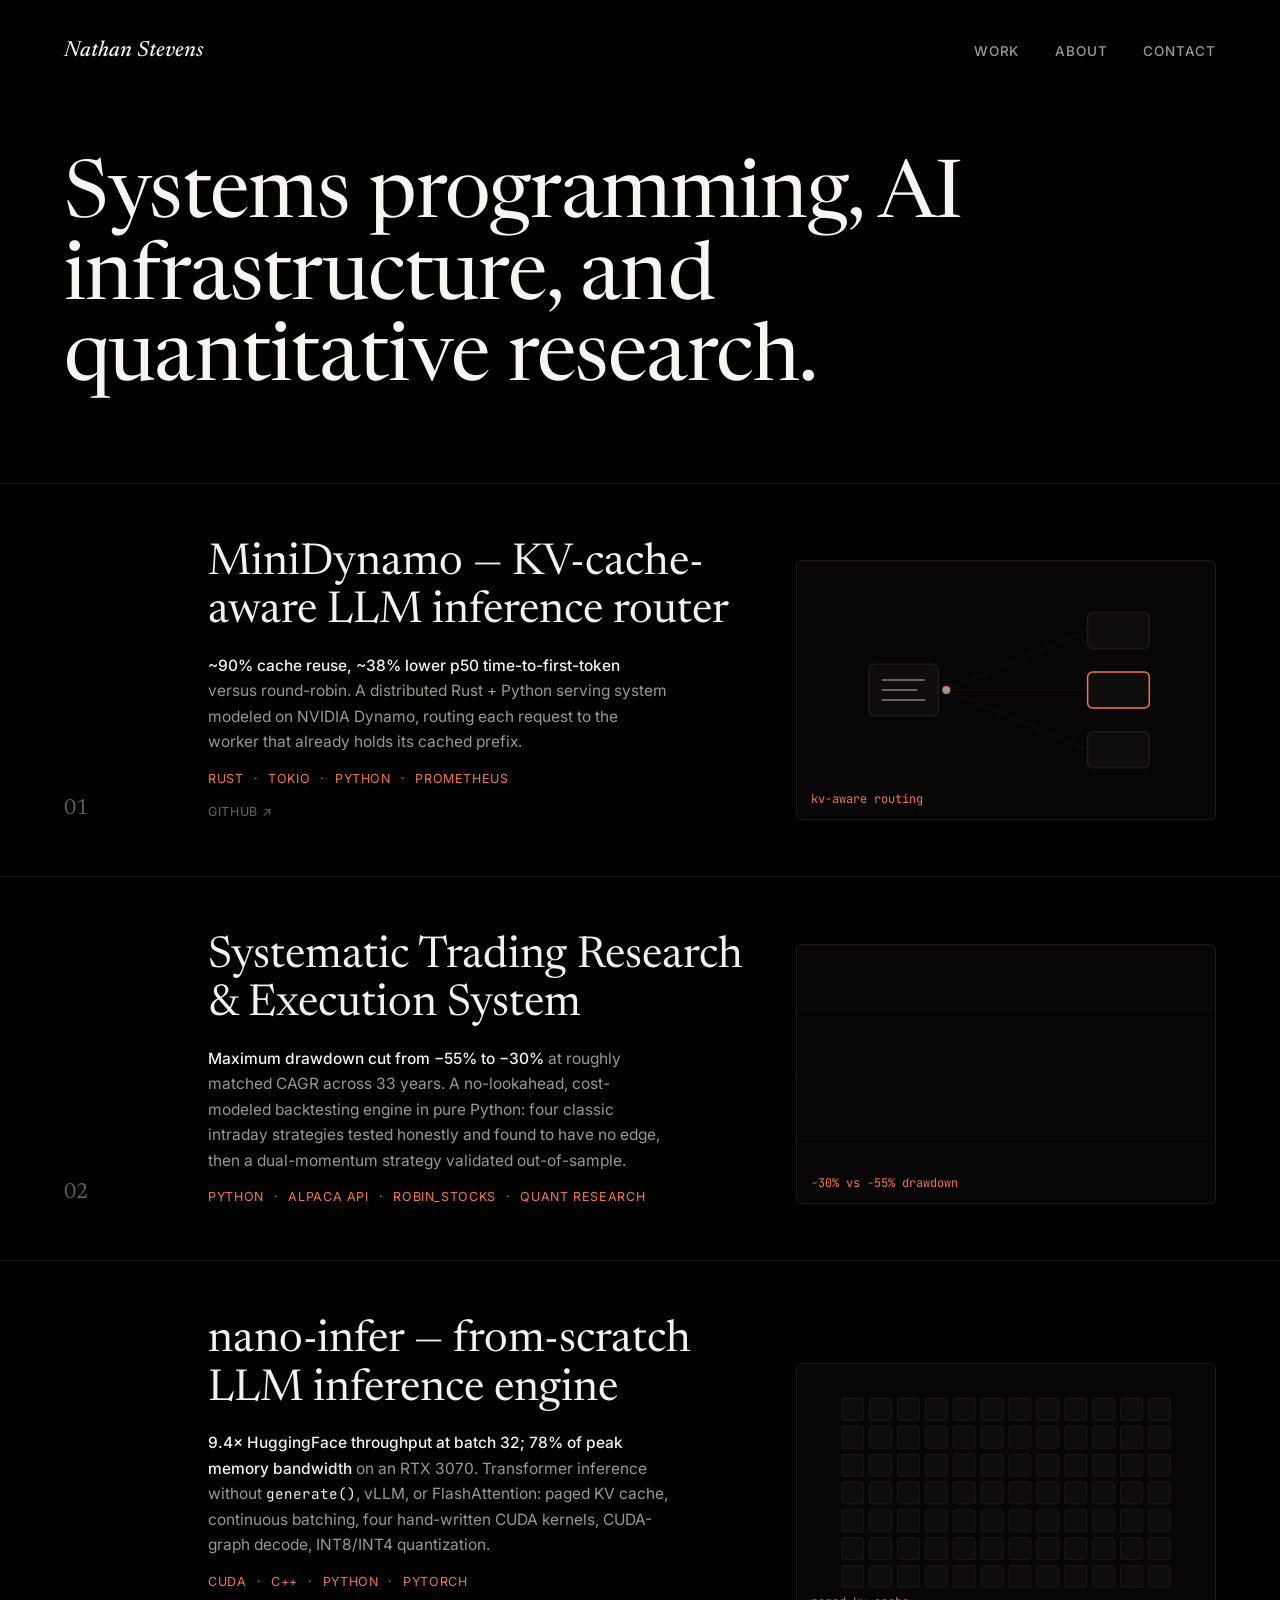
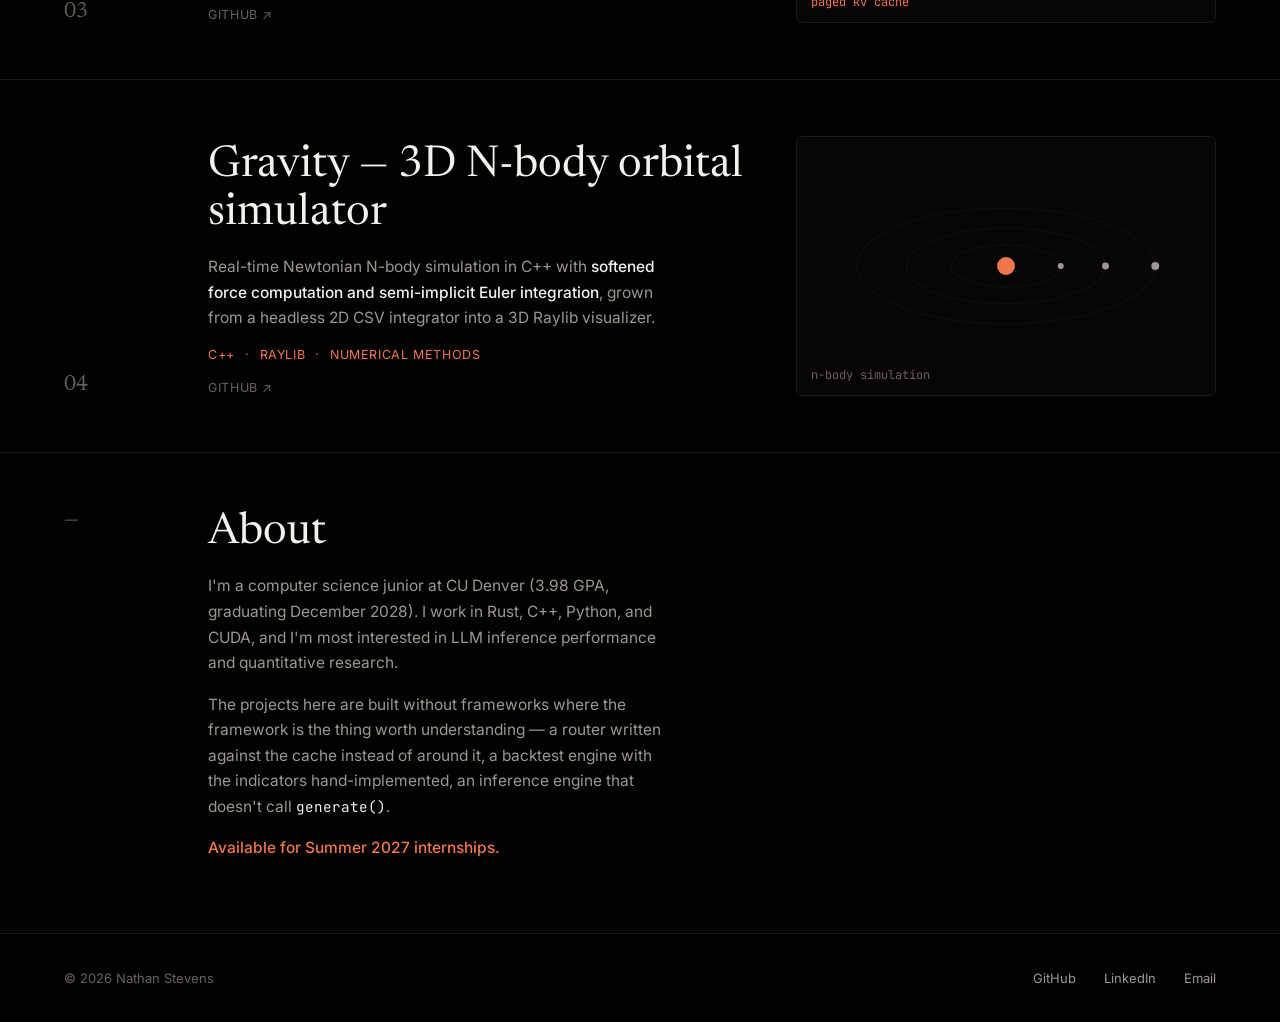
<file: index.html>
<!DOCTYPE html>
<html lang="en">
<head>
  <meta charset="UTF-8">
  <meta name="viewport" content="width=device-width, initial-scale=1.0">
  <title>Nathan Stevens — CS Portfolio</title>
  <meta name="description" content="Systems programming, AI infrastructure, and quantitative research. CS junior at CU Denver, available for Summer 2027 internships.">
  <link rel="preconnect" href="https://fonts.googleapis.com">
  <link rel="preconnect" href="https://fonts.gstatic.com" crossorigin>
  <link href="https://fonts.googleapis.com/css2?family=Inter:wght@400;500;600&family=JetBrains+Mono:wght@400;500&family=Newsreader:ital,opsz,wght@0,72,400;0,72,500;1,72,400;1,72,500&display=swap" rel="stylesheet">
  <link rel="stylesheet" href="styles.css">
</head>
<body>

  <nav class="nav reveal-load">
    <a class="wordmark" href="#top">Nathan Stevens</a>
    <div class="nav-links">
      <a href="#work">Work</a>
      <a href="#about">About</a>
      <a href="#contact">Contact</a>
    </div>
  </nav>

  <header class="hero" id="top">
    <h1 class="reveal-load delay-1">Systems programming, AI infrastructure, and quantitative&nbsp;research.</h1>
  </header>

  <main id="work" class="case-list">

    <!-- 01 · MiniDynamo -->
    <article class="case reveal">
      <span class="case-index">01</span>
      <div class="case-body">
        <h2><a class="case-title-link" href="projects/minidynamo.html">MiniDynamo — KV-cache-aware LLM inference router</a></h2>
        <p><strong>~90% cache reuse, ~38% lower p50 time-to-first-token</strong> versus round-robin. A distributed Rust + Python serving system modeled on NVIDIA Dynamo, routing each request to the worker that already holds its cached prefix.</p>
        <div class="case-tags">
          <span>Rust</span><span aria-hidden="true">·</span><span>Tokio</span><span aria-hidden="true">·</span><span>Python</span><span aria-hidden="true">·</span><span>Prometheus</span>
        </div>
        <a class="repo-link" href="https://github.com/NathanS7878/MiniDynamo" target="_blank" rel="noopener">GitHub ↗</a>
      </div>
      <div class="case-thumb thumb-dynamo" aria-hidden="true">
        <svg viewBox="0 0 420 260" preserveAspectRatio="xMidYMid slice">
          <line class="link" x1="150" y1="130" x2="292" y2="70"/>
          <line class="link" x1="150" y1="130" x2="292" y2="130"/>
          <line class="link" x1="150" y1="130" x2="292" y2="190"/>
          <rect class="router" x="72" y="104" width="70" height="52" rx="6"/>
          <line class="req" x1="86" y1="120" x2="128" y2="120"/>
          <line class="req" x1="86" y1="130" x2="120" y2="130"/>
          <line class="req" x1="86" y1="140" x2="128" y2="140"/>
          <rect class="worker" x="292" y="52" width="62" height="36" rx="5"/>
          <rect class="worker hot" x="292" y="112" width="62" height="36" rx="5"/>
          <rect class="worker" x="292" y="172" width="62" height="36" rx="5"/>
          <circle class="pkt pkt-b" cx="150" cy="130" r="4"/>
          <circle class="pkt pkt-a" cx="150" cy="130" r="3"/>
          <circle class="pkt pkt-c" cx="150" cy="130" r="3"/>
        </svg>
        <span class="thumb-label">kv-aware routing</span>
      </div>
    </article>

    <!-- 02 · Systematic Trading Research & Execution System -->
    <article class="case reveal">
      <span class="case-index">02</span>
      <div class="case-body">
        <h2><a class="case-title-link" href="projects/trading-research.html">Systematic Trading Research &amp; Execution System</a></h2>
        <p><strong>Maximum drawdown cut from −55% to −30%</strong> at roughly matched CAGR across 33 years. A no-lookahead, cost-modeled backtesting engine in pure Python: four classic intraday strategies tested honestly and found to have no edge, then a dual-momentum strategy validated out-of-sample.</p>
        <div class="case-tags">
          <span>Python</span><span aria-hidden="true">·</span><span>Alpaca API</span><span aria-hidden="true">·</span><span>robin_stocks</span><span aria-hidden="true">·</span><span>Quant research</span>
        </div>
      </div>
      <div class="case-thumb thumb-equity" aria-hidden="true">
        <svg viewBox="0 0 420 260" preserveAspectRatio="none">
          <path class="eq-grid" d="M0 65H420M0 130H420M0 195H420"/>
          <path class="eq-line eq-bh" d="M8 232 L52 206 L74 214 L96 188 L118 236 L140 214 L166 176 L188 190 L210 150 L232 224 L254 176 L276 132 L298 110 L320 148 L342 96 L364 74 L390 44"/>
          <path class="eq-line eq-dm" d="M8 232 L52 210 L74 206 L96 194 L118 198 L140 190 L166 168 L188 172 L210 148 L232 166 L254 146 L276 122 L298 104 L320 118 L342 92 L364 76 L390 54"/>
        </svg>
        <span class="thumb-label">−30% vs −55% drawdown</span>
      </div>
    </article>

    <!-- 03 · nano-infer -->
    <article class="case reveal">
      <span class="case-index">03</span>
      <div class="case-body">
        <h2>
          <a class="case-title-link" href="projects/nano-infer.html">nano-infer — from-scratch LLM inference engine</a>
        </h2>
        <p><strong>9.4× HuggingFace throughput at batch 32; 78% of peak memory bandwidth</strong> on an RTX 3070. Transformer inference without <code>generate()</code>, vLLM, or FlashAttention: paged KV cache, continuous batching, four hand-written CUDA kernels, CUDA-graph decode, INT8/INT4 quantization.</p>
        <div class="case-tags">
          <span>CUDA</span><span aria-hidden="true">·</span><span>C++</span><span aria-hidden="true">·</span><span>Python</span><span aria-hidden="true">·</span><span>PyTorch</span>
        </div>
        <a class="repo-link" href="https://github.com/NathanS7878/nano-infer" target="_blank" rel="noopener">GitHub ↗</a>
      </div>
      <div class="case-thumb thumb-kv" aria-hidden="true">
        <svg viewBox="0 0 420 260" preserveAspectRatio="xMidYMid slice">
          <g class="kv-pages"></g>
        </svg>
        <span class="thumb-label">paged kv cache</span>
      </div>
    </article>

    <!-- 04 · Gravity -->
    <article class="case reveal">
      <span class="case-index">04</span>
      <div class="case-body">
        <h2><a class="case-title-link" href="projects/gravity.html">Gravity — 3D N-body orbital simulator</a></h2>
        <p>Real-time Newtonian N-body simulation in C++ with <strong>softened force computation and semi-implicit Euler integration</strong>, grown from a headless 2D CSV integrator into a 3D Raylib visualizer.</p>
        <div class="case-tags">
          <span>C++</span><span aria-hidden="true">·</span><span>Raylib</span><span aria-hidden="true">·</span><span>Numerical methods</span>
        </div>
        <a class="repo-link" href="https://github.com/NathanS7878/Projects-2.0/tree/main/3D%20Gravity" target="_blank" rel="noopener">GitHub ↗</a>
      </div>
      <div class="case-thumb thumb-gravity" aria-hidden="true">
        <svg viewBox="0 0 420 260" preserveAspectRatio="xMidYMid slice">
          <ellipse class="orbit-ring" cx="210" cy="130" rx="150" ry="58"/>
          <ellipse class="orbit-ring" cx="210" cy="130" rx="100" ry="38"/>
          <ellipse class="orbit-ring" cx="210" cy="130" rx="55" ry="21"/>
          <circle class="sun" cx="210" cy="130" r="9"/>
          <g class="orbit orbit-a"><circle class="planet" cx="360" cy="130" r="4"/></g>
          <g class="orbit orbit-b"><circle class="planet" cx="310" cy="130" r="3.5"/></g>
          <g class="orbit orbit-c"><circle class="planet" cx="265" cy="130" r="3"/></g>
        </svg>
        <span class="thumb-label">n-body simulation</span>
      </div>
    </article>

  </main>

  <section class="about reveal" id="about">
    <span class="case-index" aria-hidden="true">—</span>
    <div class="case-body">
      <h2>About</h2>
      <p>I'm a computer science junior at CU Denver (3.98 GPA, graduating December 2028). I work in Rust, C++, Python, and CUDA, and I'm most interested in LLM inference performance and quantitative research.</p>
      <p>The projects here are built without frameworks where the framework is the thing worth understanding — a router written against the cache instead of around it, a backtest engine with the indicators hand-implemented, an inference engine that doesn't call <code>generate()</code>.</p>
      <p class="availability">Available for Summer 2027 internships.</p>
    </div>
    <div></div>
  </section>

  <footer class="footer" id="contact">
    <span class="copyright">© 2026 Nathan Stevens</span>
    <div class="footer-links">
      <a href="https://github.com/NathanS7878" target="_blank" rel="noopener">GitHub</a>
      <a href="https://www.linkedin.com/in/nathans78" target="_blank" rel="noopener">LinkedIn</a>
      <a href="mailto:98899dragons@gmail.com">Email</a>
    </div>
  </footer>

  <script src="main.js"></script>
</body>
</html>
</file>
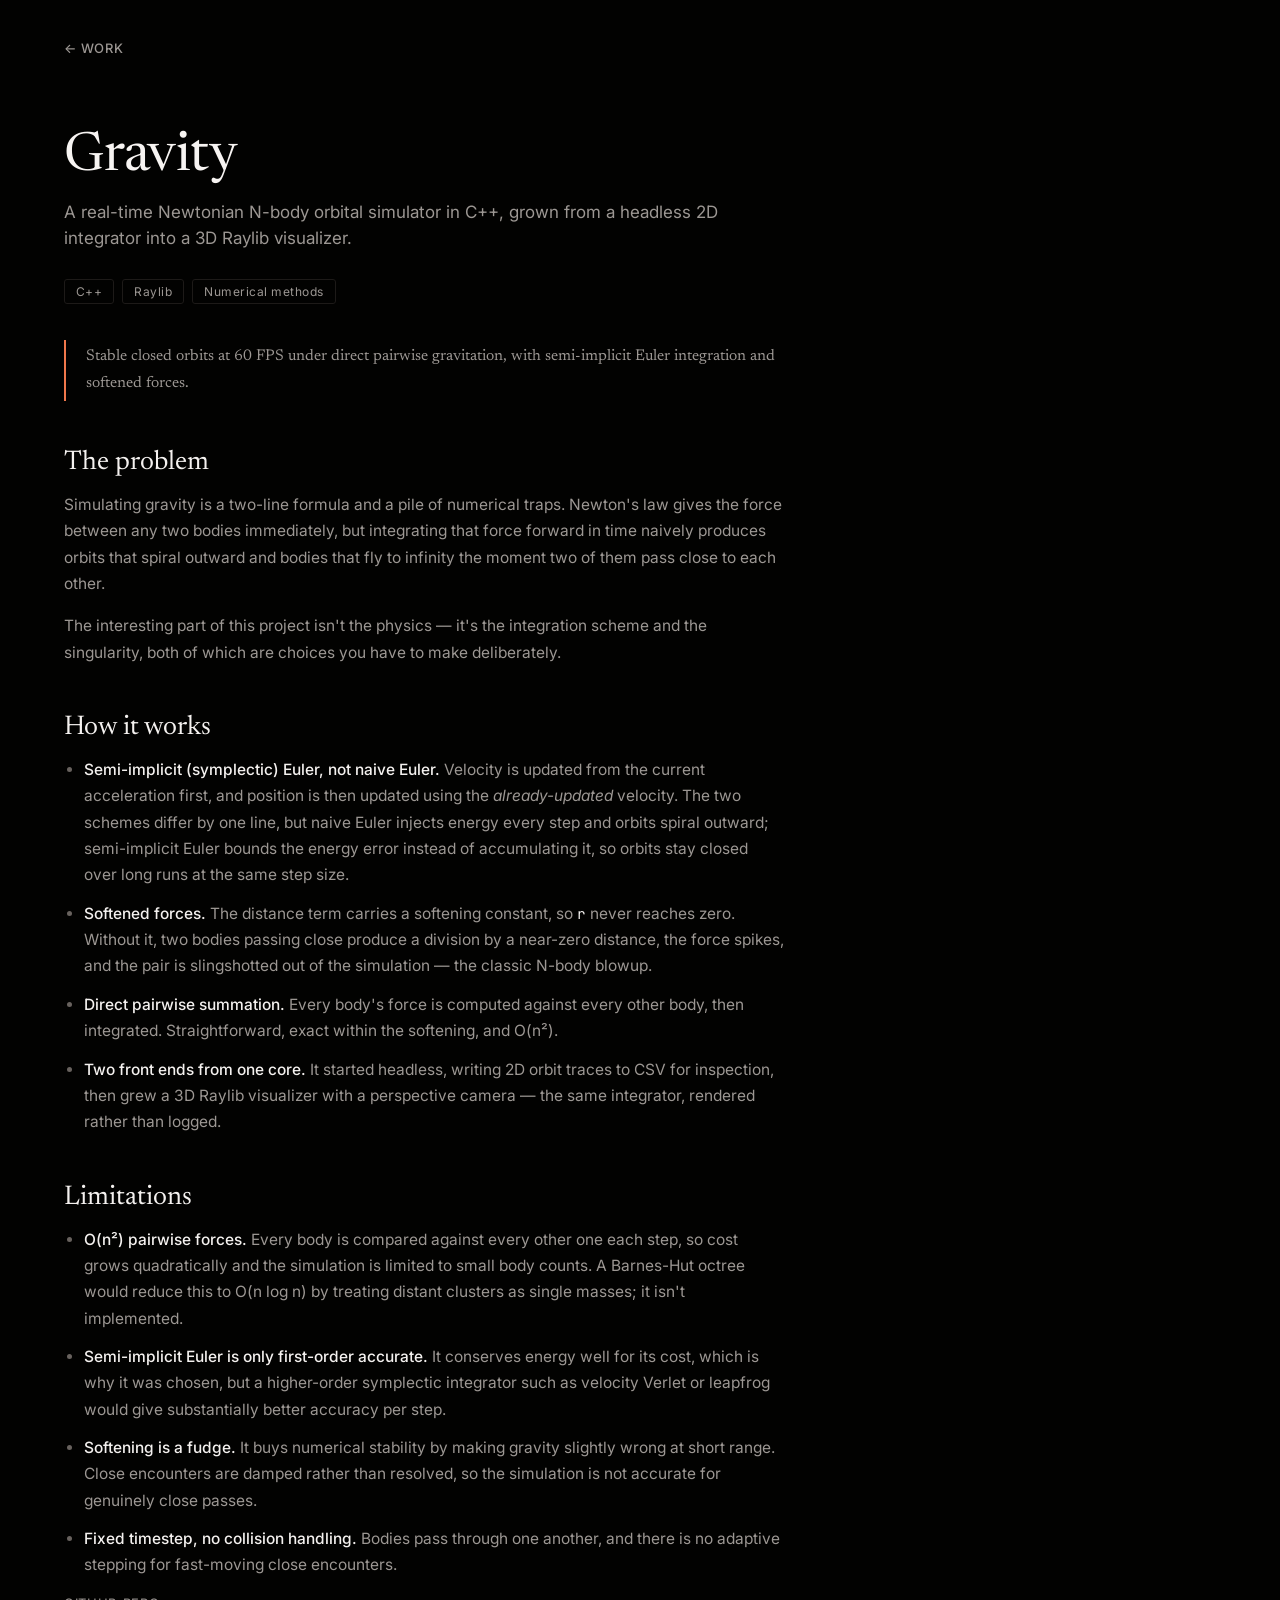
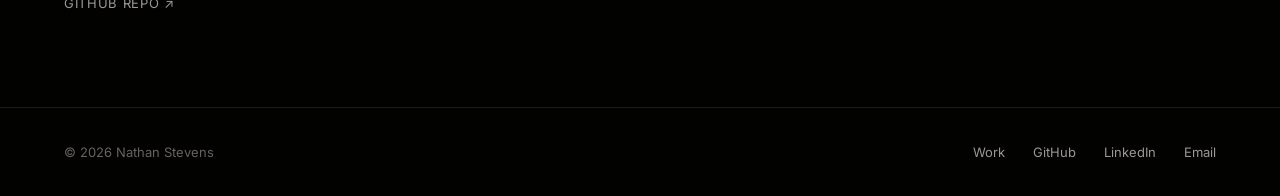
<file: projects/gravity.html>
<!DOCTYPE html>
<html lang="en">
<head>
  <meta charset="UTF-8">
  <meta name="viewport" content="width=device-width, initial-scale=1.0">
  <title>Gravity — Nathan Stevens</title>
  <meta name="description" content="A real-time 3D Newtonian N-body orbital simulator in C++ with semi-implicit Euler integration and softened forces.">
  <link rel="preconnect" href="https://fonts.googleapis.com">
  <link rel="preconnect" href="https://fonts.gstatic.com" crossorigin>
  <link href="https://fonts.googleapis.com/css2?family=Inter:wght@400;500;600&family=JetBrains+Mono:wght@400;500&family=Newsreader:ital,opsz,wght@0,72,400;0,72,500;1,72,400;1,72,500&display=swap" rel="stylesheet">
  <link rel="stylesheet" href="../styles.css">
</head>
<body>

  <article class="detail">
    <div class="detail-inner">

      <a class="back-link" href="../index.html#work">← Work</a>

      <header class="detail-header reveal-load">
        <h1>Gravity</h1>
        <p class="subtitle">A real-time Newtonian N-body orbital simulator in C++, grown from a headless 2D integrator into a 3D Raylib visualizer.</p>

        <div class="chips">
          <span>C++</span><span>Raylib</span><span>Numerical methods</span>
        </div>

        <p class="result-line">Stable closed orbits at 60 FPS under direct pairwise gravitation, with semi-implicit Euler integration and softened forces.</p>
      </header>

      <h2>The problem</h2>
      <p>Simulating gravity is a two-line formula and a pile of numerical traps. Newton's law gives the force between any two bodies immediately, but integrating that force forward in time naively produces orbits that spiral outward and bodies that fly to infinity the moment two of them pass close to each other.</p>
      <p>The interesting part of this project isn't the physics — it's the integration scheme and the singularity, both of which are choices you have to make deliberately.</p>

      <h2>How it works</h2>
      <ul>
        <li><strong>Semi-implicit (symplectic) Euler, not naive Euler.</strong> Velocity is updated from the current acceleration first, and position is then updated using the <em>already-updated</em> velocity. The two schemes differ by one line, but naive Euler injects energy every step and orbits spiral outward; semi-implicit Euler bounds the energy error instead of accumulating it, so orbits stay closed over long runs at the same step size.</li>
        <li><strong>Softened forces.</strong> The distance term carries a softening constant, so <code>r</code> never reaches zero. Without it, two bodies passing close produce a division by a near-zero distance, the force spikes, and the pair is slingshotted out of the simulation — the classic N-body blowup.</li>
        <li><strong>Direct pairwise summation.</strong> Every body's force is computed against every other body, then integrated. Straightforward, exact within the softening, and O(n²).</li>
        <li><strong>Two front ends from one core.</strong> It started headless, writing 2D orbit traces to CSV for inspection, then grew a 3D Raylib visualizer with a perspective camera — the same integrator, rendered rather than logged.</li>
      </ul>

      <h2>Limitations</h2>
      <ul>
        <li><strong>O(n²) pairwise forces.</strong> Every body is compared against every other one each step, so cost grows quadratically and the simulation is limited to small body counts. A Barnes-Hut octree would reduce this to O(n log n) by treating distant clusters as single masses; it isn't implemented.</li>
        <li><strong>Semi-implicit Euler is only first-order accurate.</strong> It conserves energy well for its cost, which is why it was chosen, but a higher-order symplectic integrator such as velocity Verlet or leapfrog would give substantially better accuracy per step.</li>
        <li><strong>Softening is a fudge.</strong> It buys numerical stability by making gravity slightly wrong at short range. Close encounters are damped rather than resolved, so the simulation is not accurate for genuinely close passes.</li>
        <li><strong>Fixed timestep, no collision handling.</strong> Bodies pass through one another, and there is no adaptive stepping for fast-moving close encounters.</li>
      </ul>

      <div class="detail-links">
        <a href="https://github.com/NathanS7878/Projects-2.0/tree/main/3D%20Gravity" target="_blank" rel="noopener">GitHub repo ↗</a>
      </div>

    </div>
  </article>

  <footer class="footer">
    <span class="copyright">© 2026 Nathan Stevens</span>
    <div class="footer-links">
      <a href="../index.html">Work</a>
      <a href="https://github.com/NathanS7878" target="_blank" rel="noopener">GitHub</a>
      <a href="https://www.linkedin.com/in/nathans78" target="_blank" rel="noopener">LinkedIn</a>
      <a href="mailto:98899dragons@gmail.com">Email</a>
    </div>
  </footer>

</body>
</html>
</file>
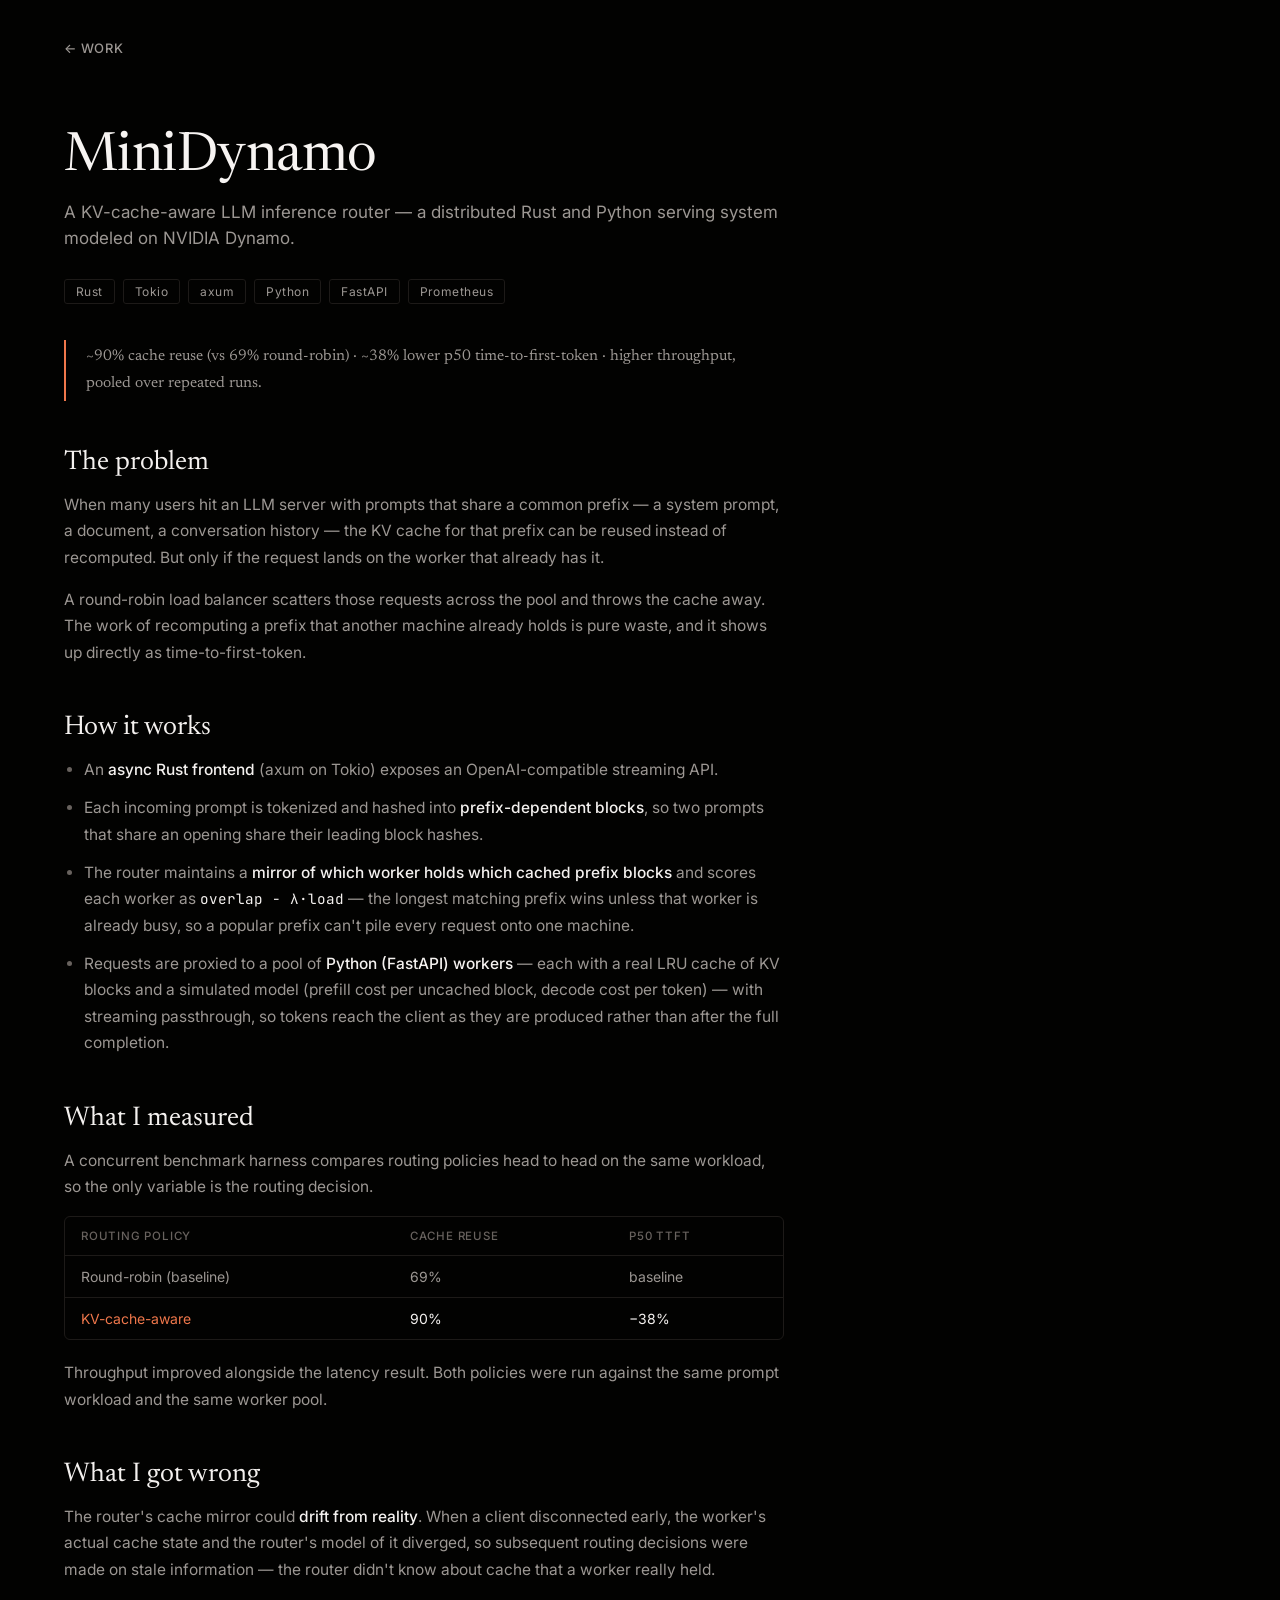
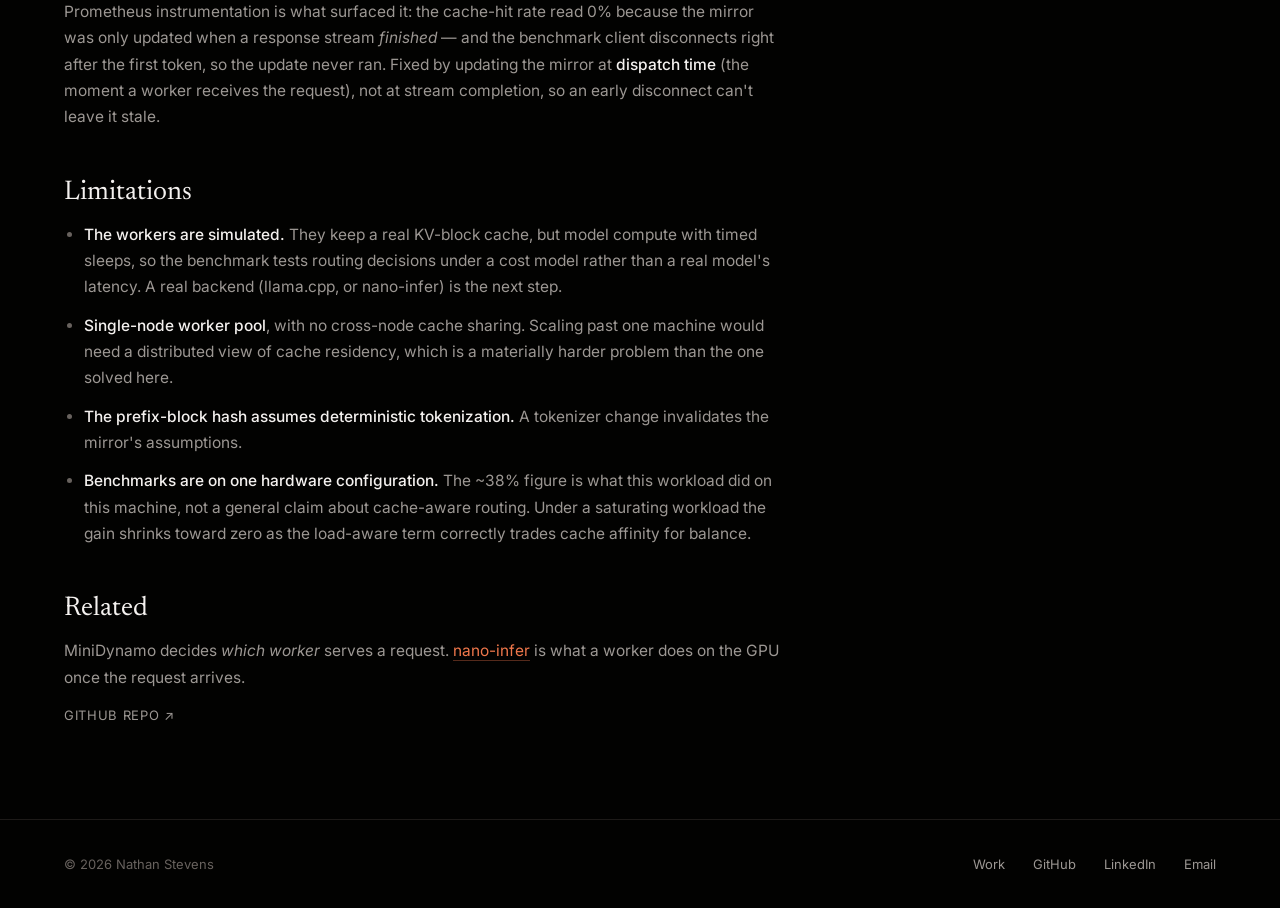
<file: projects/minidynamo.html>
<!DOCTYPE html>
<html lang="en">
<head>
  <meta charset="UTF-8">
  <meta name="viewport" content="width=device-width, initial-scale=1.0">
  <title>MiniDynamo — Nathan Stevens</title>
  <meta name="description" content="A KV-cache-aware LLM inference router in Rust and Python, modeled on NVIDIA Dynamo.">
  <link rel="preconnect" href="https://fonts.googleapis.com">
  <link rel="preconnect" href="https://fonts.gstatic.com" crossorigin>
  <link href="https://fonts.googleapis.com/css2?family=Inter:wght@400;500;600&family=JetBrains+Mono:wght@400;500&family=Newsreader:ital,opsz,wght@0,72,400;0,72,500;1,72,400;1,72,500&display=swap" rel="stylesheet">
  <link rel="stylesheet" href="../styles.css">
</head>
<body>

  <article class="detail">
    <div class="detail-inner">

      <a class="back-link" href="../index.html#work">← Work</a>

      <header class="detail-header reveal-load">
        <h1>MiniDynamo</h1>
        <p class="subtitle">A KV-cache-aware LLM inference router — a distributed Rust and Python serving system modeled on NVIDIA Dynamo.</p>

        <div class="chips">
          <span>Rust</span><span>Tokio</span><span>axum</span><span>Python</span><span>FastAPI</span><span>Prometheus</span>
        </div>

        <p class="result-line">~90% cache reuse (vs 69% round-robin) · ~38% lower p50 time-to-first-token · higher throughput, pooled over repeated runs.</p>
      </header>

      <h2>The problem</h2>
      <p>When many users hit an LLM server with prompts that share a common prefix — a system prompt, a document, a conversation history — the KV cache for that prefix can be reused instead of recomputed. But only if the request lands on the worker that already has it.</p>
      <p>A round-robin load balancer scatters those requests across the pool and throws the cache away. The work of recomputing a prefix that another machine already holds is pure waste, and it shows up directly as time-to-first-token.</p>

      <h2>How it works</h2>
      <ul>
        <li>An <strong>async Rust frontend</strong> (axum on Tokio) exposes an OpenAI-compatible streaming API.</li>
        <li>Each incoming prompt is tokenized and hashed into <strong>prefix-dependent blocks</strong>, so two prompts that share an opening share their leading block hashes.</li>
        <li>The router maintains a <strong>mirror of which worker holds which cached prefix blocks</strong> and scores each worker as <code>overlap − λ·load</code> — the longest matching prefix wins unless that worker is already busy, so a popular prefix can't pile every request onto one machine.</li>
        <li>Requests are proxied to a pool of <strong>Python (FastAPI) workers</strong> — each with a real LRU cache of KV blocks and a simulated model (prefill cost per uncached block, decode cost per token) — with streaming passthrough, so tokens reach the client as they are produced rather than after the full completion.</li>
      </ul>

      <h2>What I measured</h2>
      <p>A concurrent benchmark harness compares routing policies head to head on the same workload, so the only variable is the routing decision.</p>

      <div class="table-wrap">
        <table>
          <thead>
            <tr><th>Routing policy</th><th>Cache reuse</th><th>p50 TTFT</th></tr>
          </thead>
          <tbody>
            <tr><td>Round-robin (baseline)</td><td>69%</td><td>baseline</td></tr>
            <tr class="highlight"><td>KV-cache-aware</td><td>90%</td><td>−38%</td></tr>
          </tbody>
        </table>
      </div>
      <p class="caption">Throughput improved alongside the latency result. Both policies were run against the same prompt workload and the same worker pool.</p>

      <h2>What I got wrong</h2>
      <p>The router's cache mirror could <strong>drift from reality</strong>. When a client disconnected early, the worker's actual cache state and the router's model of it diverged, so subsequent routing decisions were made on stale information — the router didn't know about cache that a worker really held.</p>
      <p>Prometheus instrumentation is what surfaced it: the cache-hit rate read 0% because the mirror was only updated when a response stream <em>finished</em> — and the benchmark client disconnects right after the first token, so the update never ran. Fixed by updating the mirror at <strong>dispatch time</strong> (the moment a worker receives the request), not at stream completion, so an early disconnect can't leave it stale.</p>

      <h2>Limitations</h2>
      <ul>
        <li><strong>The workers are simulated.</strong> They keep a real KV-block cache, but model compute with timed sleeps, so the benchmark tests routing decisions under a cost model rather than a real model's latency. A real backend (llama.cpp, or nano-infer) is the next step.</li>
        <li><strong>Single-node worker pool</strong>, with no cross-node cache sharing. Scaling past one machine would need a distributed view of cache residency, which is a materially harder problem than the one solved here.</li>
        <li><strong>The prefix-block hash assumes deterministic tokenization.</strong> A tokenizer change invalidates the mirror's assumptions.</li>
        <li><strong>Benchmarks are on one hardware configuration.</strong> The ~38% figure is what this workload did on this machine, not a general claim about cache-aware routing. Under a saturating workload the gain shrinks toward zero as the load-aware term correctly trades cache affinity for balance.</li>
      </ul>

      <h2>Related</h2>
      <p>MiniDynamo decides <em>which worker</em> serves a request. <a class="inline-link" href="nano-infer.html">nano-infer</a> is what a worker does on the GPU once the request arrives.</p>

      <div class="detail-links">
        <a href="https://github.com/NathanS7878/MiniDynamo" target="_blank" rel="noopener">GitHub repo ↗</a>
      </div>

    </div>
  </article>

  <footer class="footer">
    <span class="copyright">© 2026 Nathan Stevens</span>
    <div class="footer-links">
      <a href="../index.html">Work</a>
      <a href="https://github.com/NathanS7878" target="_blank" rel="noopener">GitHub</a>
      <a href="https://www.linkedin.com/in/nathans78" target="_blank" rel="noopener">LinkedIn</a>
      <a href="mailto:98899dragons@gmail.com">Email</a>
    </div>
  </footer>

</body>
</html>
</file>
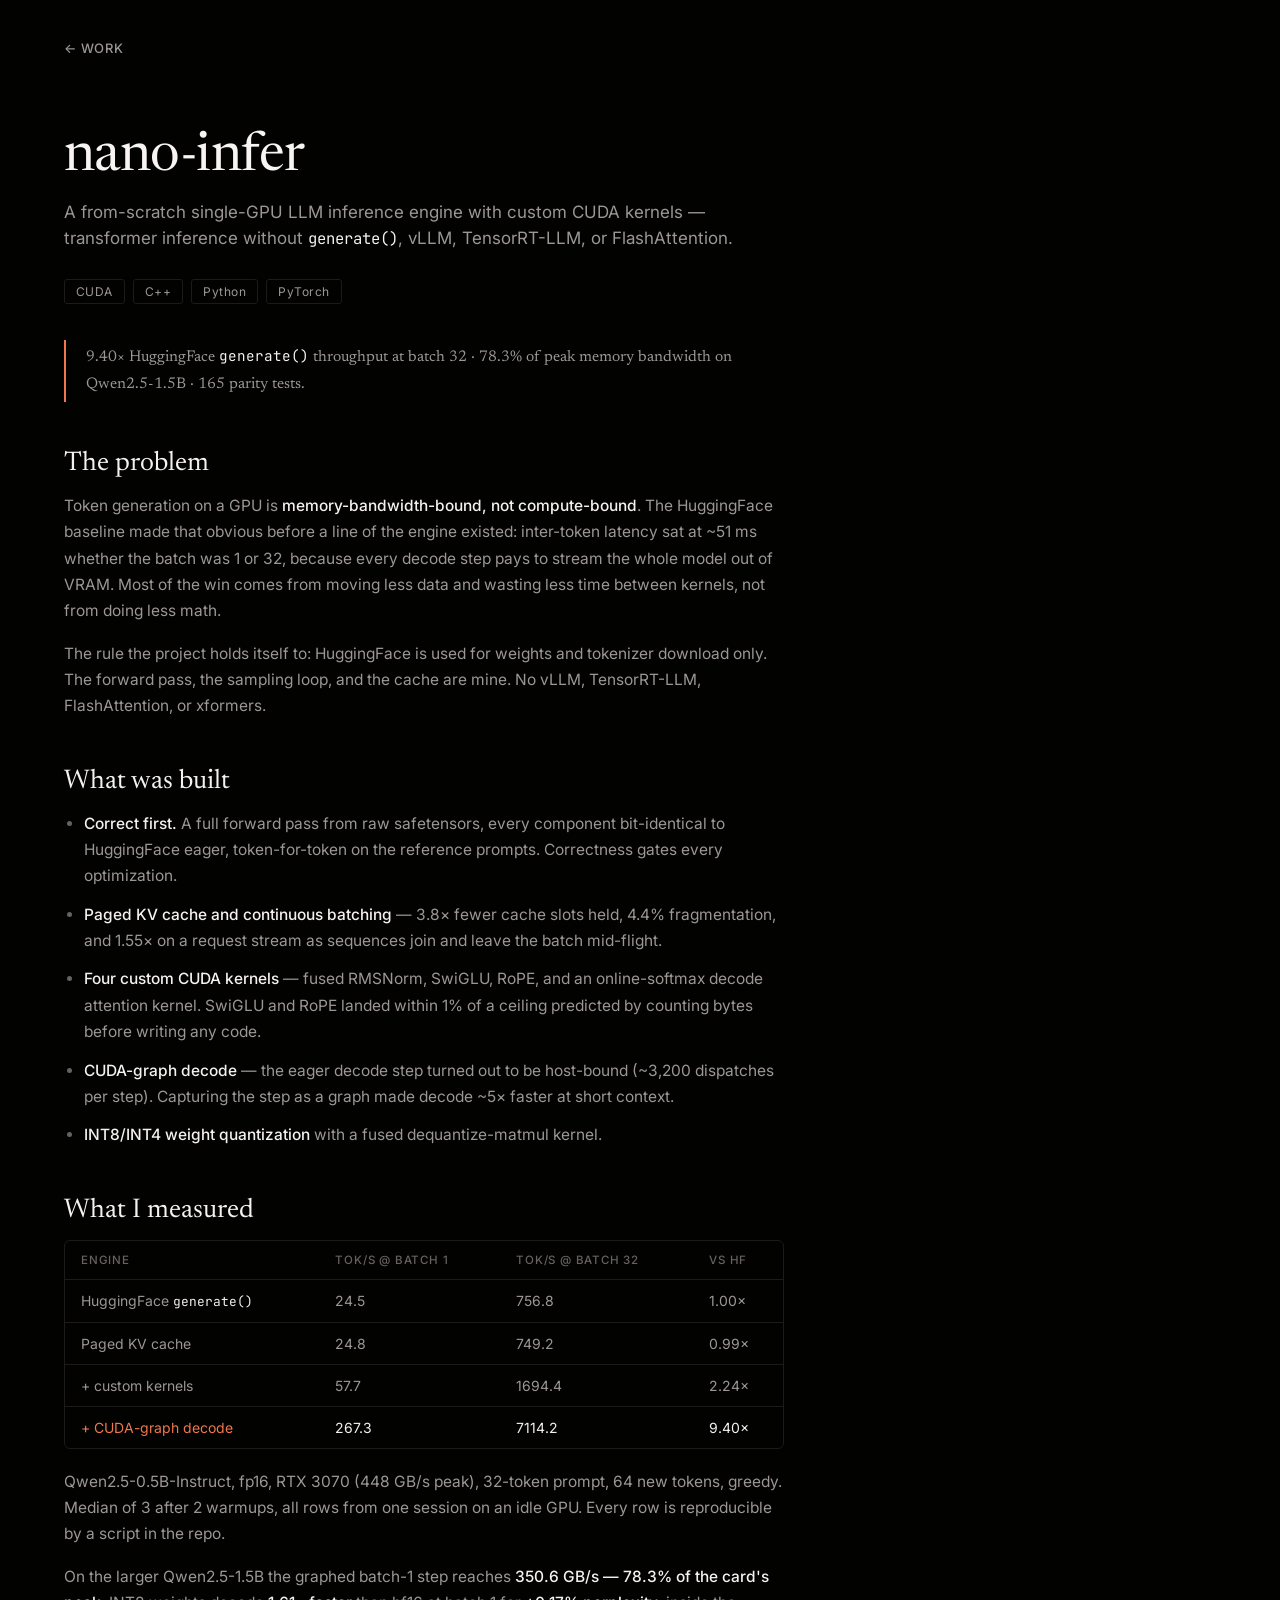
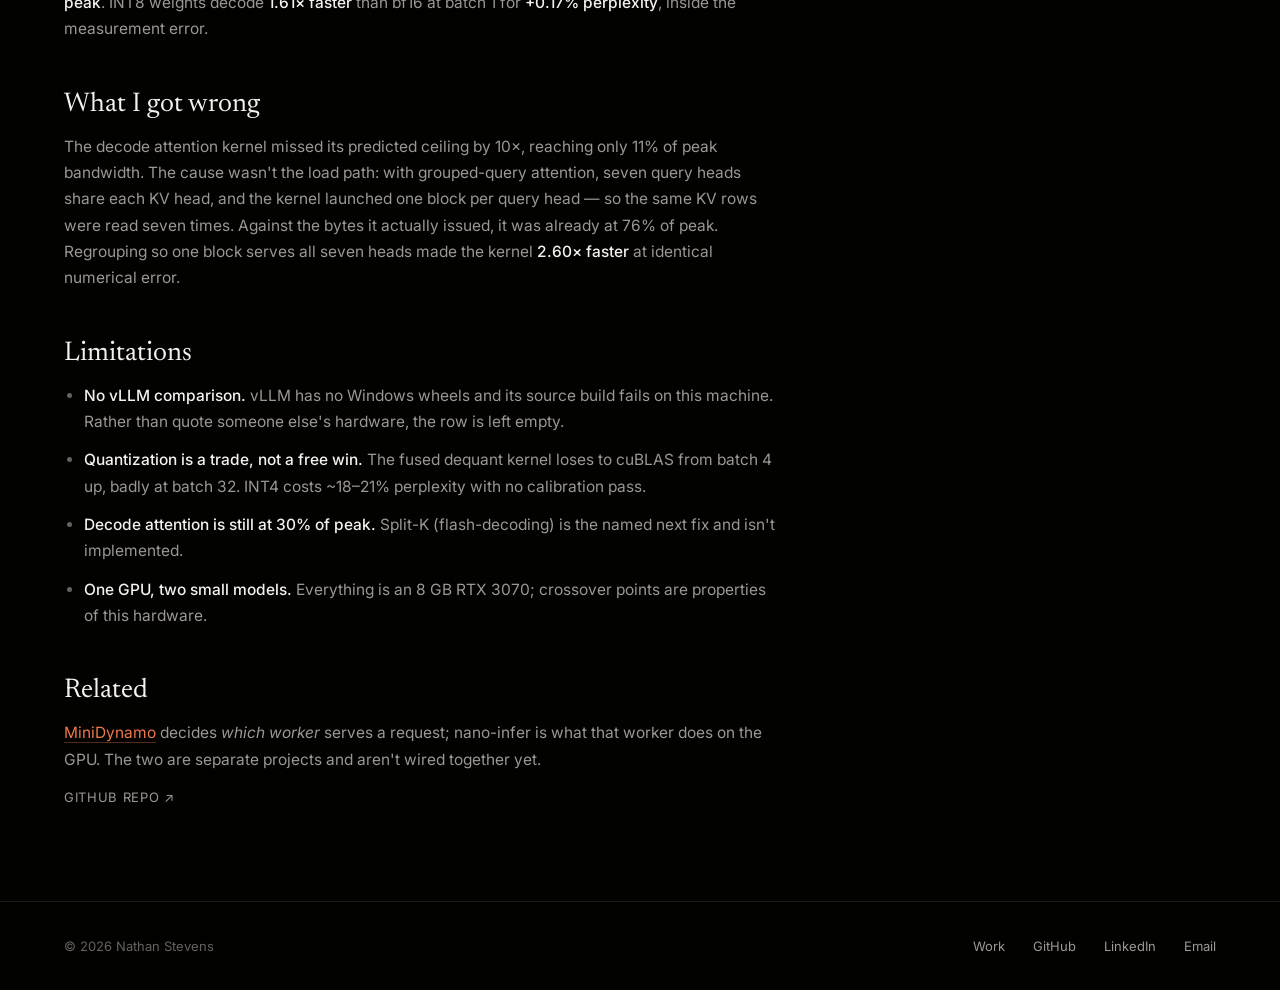
<file: projects/nano-infer.html>
<!DOCTYPE html>
<html lang="en">
<head>
  <meta charset="UTF-8">
  <meta name="viewport" content="width=device-width, initial-scale=1.0">
  <title>nano-infer — Nathan Stevens</title>
  <meta name="description" content="A from-scratch single-GPU LLM inference engine with custom CUDA kernels — 9.4× HuggingFace throughput on an RTX 3070.">
  <link rel="preconnect" href="https://fonts.googleapis.com">
  <link rel="preconnect" href="https://fonts.gstatic.com" crossorigin>
  <link href="https://fonts.googleapis.com/css2?family=Inter:wght@400;500;600&family=JetBrains+Mono:wght@400;500&family=Newsreader:ital,opsz,wght@0,72,400;0,72,500;1,72,400;1,72,500&display=swap" rel="stylesheet">
  <link rel="stylesheet" href="../styles.css">
</head>
<body>

  <article class="detail">
    <div class="detail-inner">

      <a class="back-link" href="../index.html#work">← Work</a>

      <header class="detail-header reveal-load">
        <h1>nano-infer</h1>
        <p class="subtitle">A from-scratch single-GPU LLM inference engine with custom CUDA kernels — transformer inference without <code>generate()</code>, vLLM, TensorRT-LLM, or FlashAttention.</p>

        <div class="chips">
          <span>CUDA</span><span>C++</span><span>Python</span><span>PyTorch</span>
        </div>

        <p class="result-line">9.40× HuggingFace <code>generate()</code> throughput at batch 32 · 78.3% of peak memory bandwidth on Qwen2.5-1.5B · 165 parity tests.</p>
      </header>

      <h2>The problem</h2>
      <p>Token generation on a GPU is <strong>memory-bandwidth-bound, not compute-bound</strong>. The HuggingFace baseline made that obvious before a line of the engine existed: inter-token latency sat at ~51 ms whether the batch was 1 or 32, because every decode step pays to stream the whole model out of VRAM. Most of the win comes from moving less data and wasting less time between kernels, not from doing less math.</p>
      <p>The rule the project holds itself to: HuggingFace is used for weights and tokenizer download only. The forward pass, the sampling loop, and the cache are mine. No vLLM, TensorRT-LLM, FlashAttention, or xformers.</p>

      <h2>What was built</h2>
      <ul>
        <li><strong>Correct first.</strong> A full forward pass from raw safetensors, every component bit-identical to HuggingFace eager, token-for-token on the reference prompts. Correctness gates every optimization.</li>
        <li><strong>Paged KV cache and continuous batching</strong> — 3.8× fewer cache slots held, 4.4% fragmentation, and 1.55× on a request stream as sequences join and leave the batch mid-flight.</li>
        <li><strong>Four custom CUDA kernels</strong> — fused RMSNorm, SwiGLU, RoPE, and an online-softmax decode attention kernel. SwiGLU and RoPE landed within 1% of a ceiling predicted by counting bytes before writing any code.</li>
        <li><strong>CUDA-graph decode</strong> — the eager decode step turned out to be host-bound (~3,200 dispatches per step). Capturing the step as a graph made decode ~5× faster at short context.</li>
        <li><strong>INT8/INT4 weight quantization</strong> with a fused dequantize-matmul kernel.</li>
      </ul>

      <h2>What I measured</h2>
      <div class="table-wrap">
        <table>
          <thead>
            <tr><th>Engine</th><th>tok/s @ batch 1</th><th>tok/s @ batch 32</th><th>vs HF</th></tr>
          </thead>
          <tbody>
            <tr><td>HuggingFace <code>generate()</code></td><td>24.5</td><td>756.8</td><td>1.00×</td></tr>
            <tr><td>Paged KV cache</td><td>24.8</td><td>749.2</td><td>0.99×</td></tr>
            <tr><td>+ custom kernels</td><td>57.7</td><td>1694.4</td><td>2.24×</td></tr>
            <tr class="highlight"><td>+ CUDA-graph decode</td><td>267.3</td><td>7114.2</td><td>9.40×</td></tr>
          </tbody>
        </table>
      </div>
      <p class="caption">Qwen2.5-0.5B-Instruct, fp16, RTX 3070 (448 GB/s peak), 32-token prompt, 64 new tokens, greedy. Median of 3 after 2 warmups, all rows from one session on an idle GPU. Every row is reproducible by a script in the repo.</p>

      <p>On the larger Qwen2.5-1.5B the graphed batch-1 step reaches <strong>350.6 GB/s — 78.3% of the card's peak</strong>. INT8 weights decode <strong>1.61× faster</strong> than bf16 at batch 1 for <strong>+0.17% perplexity</strong>, inside the measurement error.</p>

      <h2>What I got wrong</h2>
      <p>The decode attention kernel missed its predicted ceiling by 10×, reaching only 11% of peak bandwidth. The cause wasn't the load path: with grouped-query attention, seven query heads share each KV head, and the kernel launched one block per query head — so the same KV rows were read seven times. Against the bytes it actually issued, it was already at 76% of peak. Regrouping so one block serves all seven heads made the kernel <strong>2.60× faster</strong> at identical numerical error.</p>

      <h2>Limitations</h2>
      <ul>
        <li><strong>No vLLM comparison.</strong> vLLM has no Windows wheels and its source build fails on this machine. Rather than quote someone else's hardware, the row is left empty.</li>
        <li><strong>Quantization is a trade, not a free win.</strong> The fused dequant kernel loses to cuBLAS from batch 4 up, badly at batch 32. INT4 costs ~18–21% perplexity with no calibration pass.</li>
        <li><strong>Decode attention is still at 30% of peak.</strong> Split-K (flash-decoding) is the named next fix and isn't implemented.</li>
        <li><strong>One GPU, two small models.</strong> Everything is an 8 GB RTX 3070; crossover points are properties of this hardware.</li>
      </ul>

      <h2>Related</h2>
      <p><a class="inline-link" href="minidynamo.html">MiniDynamo</a> decides <em>which worker</em> serves a request; nano-infer is what that worker does on the GPU. The two are separate projects and aren't wired together yet.</p>

      <div class="detail-links">
        <a href="https://github.com/NathanS7878/nano-infer" target="_blank" rel="noopener">GitHub repo ↗</a>
      </div>

    </div>
  </article>

  <footer class="footer">
    <span class="copyright">© 2026 Nathan Stevens</span>
    <div class="footer-links">
      <a href="../index.html">Work</a>
      <a href="https://github.com/NathanS7878" target="_blank" rel="noopener">GitHub</a>
      <a href="https://www.linkedin.com/in/nathans78" target="_blank" rel="noopener">LinkedIn</a>
      <a href="mailto:98899dragons@gmail.com">Email</a>
    </div>
  </footer>

</body>
</html>
</file>
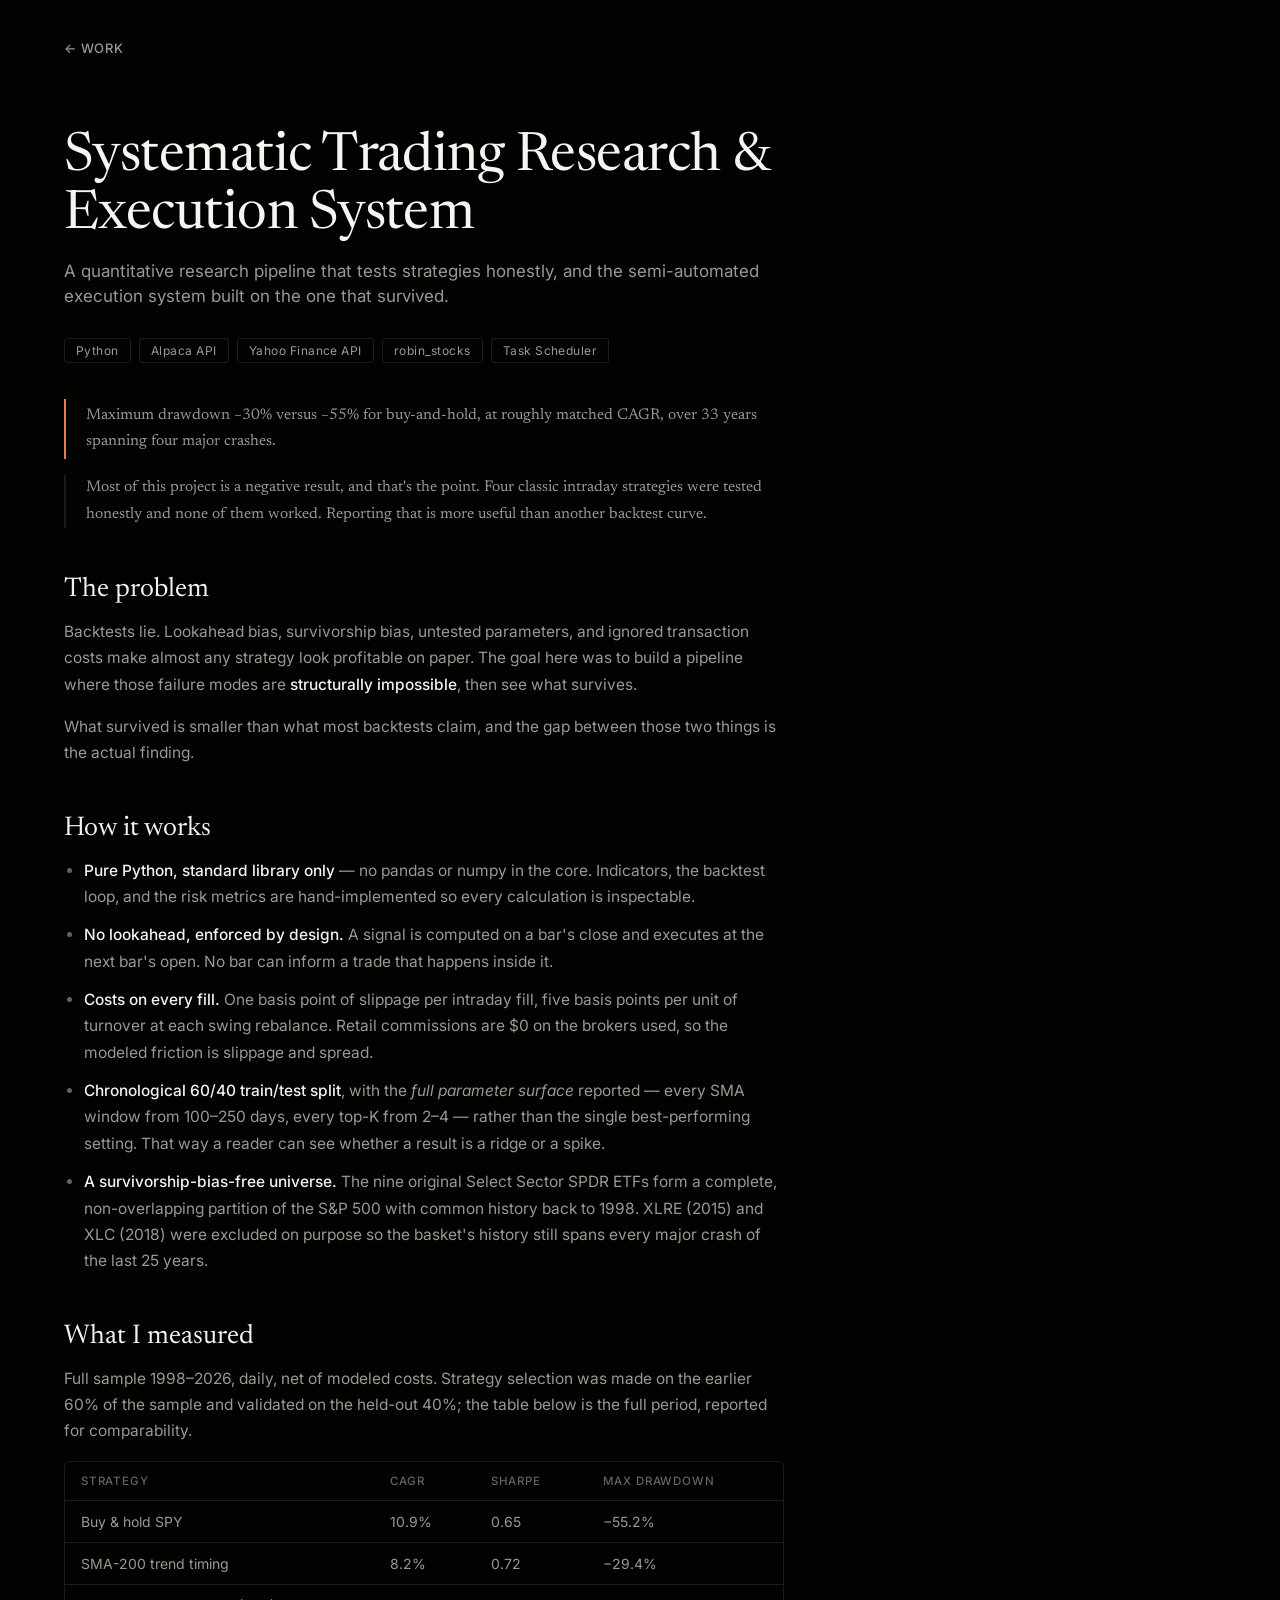
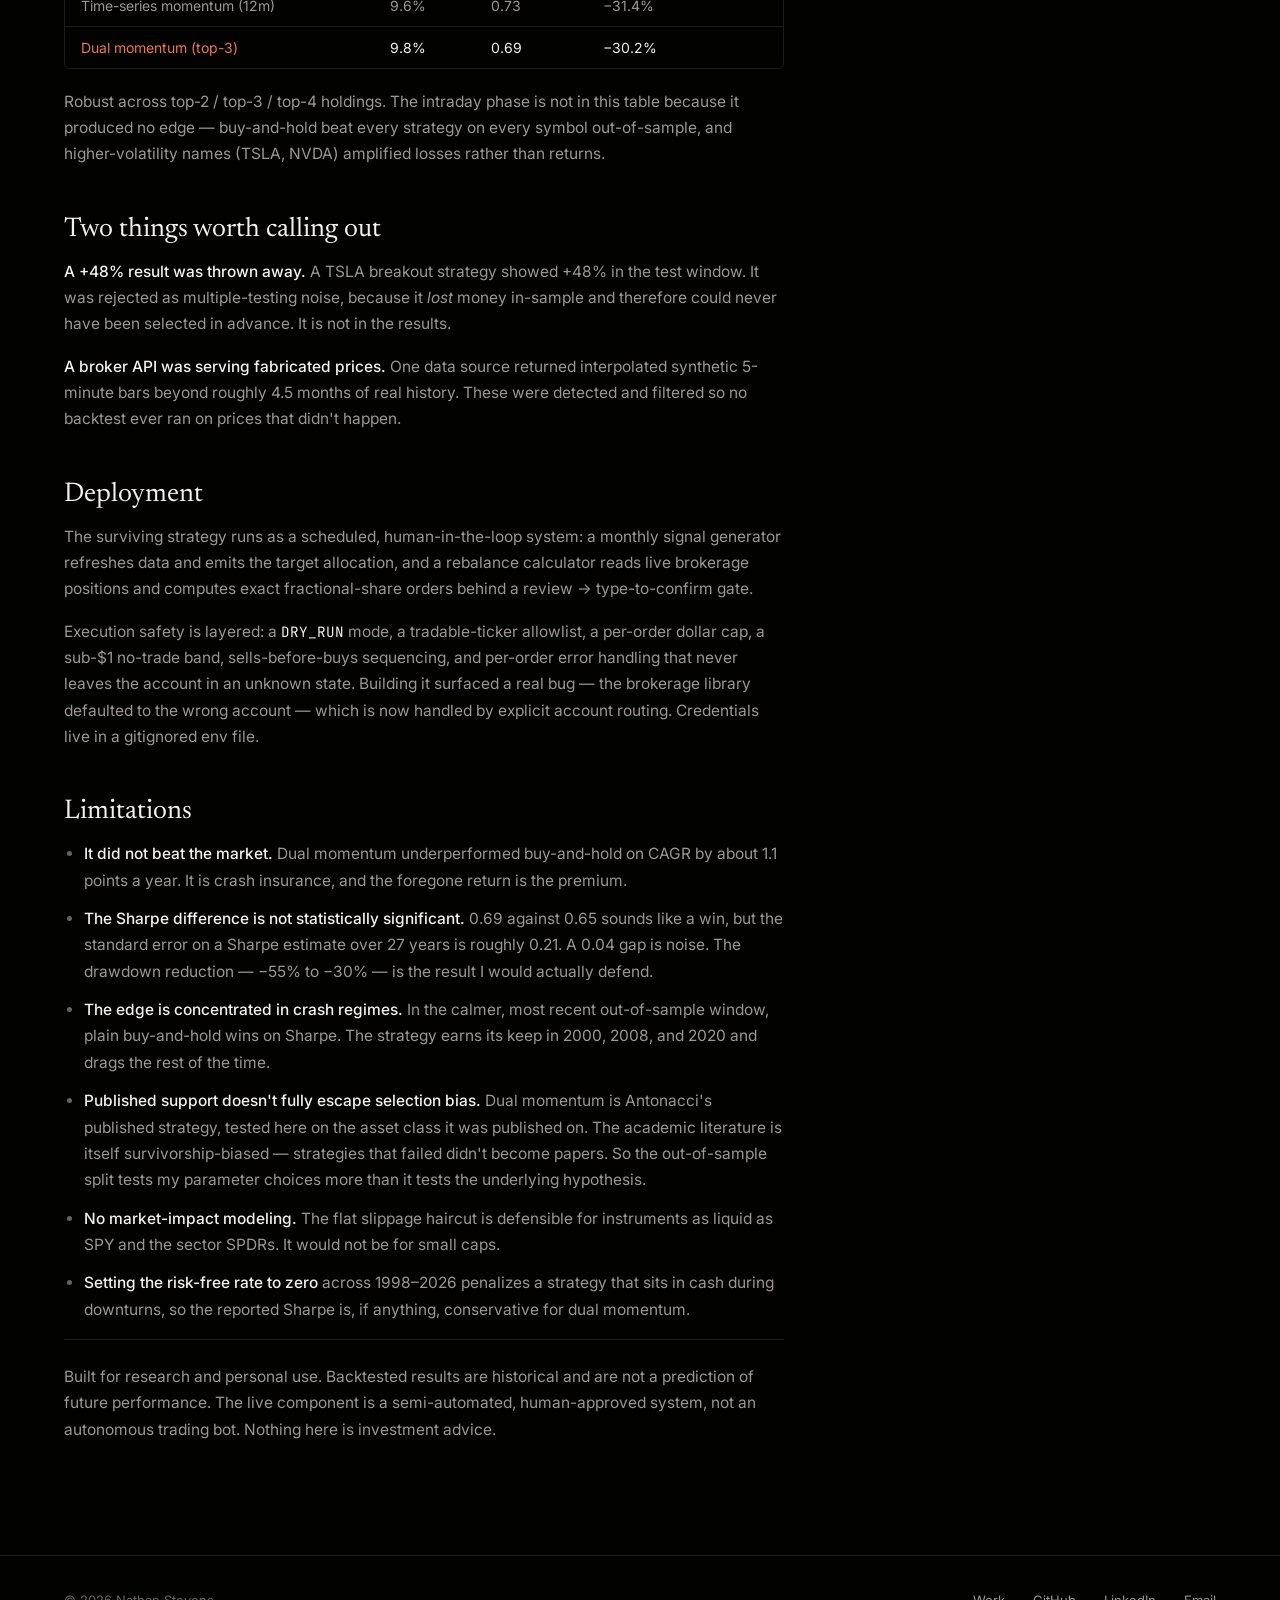
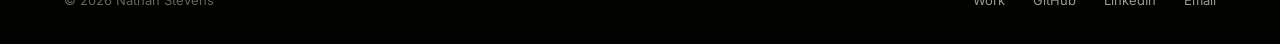
<file: projects/trading-research.html>
<!DOCTYPE html>
<html lang="en">
<head>
  <meta charset="UTF-8">
  <meta name="viewport" content="width=device-width, initial-scale=1.0">
  <title>Systematic Trading Research — Nathan Stevens</title>
  <meta name="description" content="A no-lookahead, cost-modeled quantitative backtesting pipeline in pure Python, and the semi-automated execution system built on top of it.">
  <link rel="preconnect" href="https://fonts.googleapis.com">
  <link rel="preconnect" href="https://fonts.gstatic.com" crossorigin>
  <link href="https://fonts.googleapis.com/css2?family=Inter:wght@400;500;600&family=JetBrains+Mono:wght@400;500&family=Newsreader:ital,opsz,wght@0,72,400;0,72,500;1,72,400;1,72,500&display=swap" rel="stylesheet">
  <link rel="stylesheet" href="../styles.css">
</head>
<body>

  <article class="detail">
    <div class="detail-inner">

      <a class="back-link" href="../index.html#work">← Work</a>

      <header class="detail-header reveal-load">
        <h1>Systematic Trading Research &amp; Execution System</h1>
        <p class="subtitle">A quantitative research pipeline that tests strategies honestly, and the semi-automated execution system built on the one that survived.</p>

        <div class="chips">
          <span>Python</span><span>Alpaca API</span><span>Yahoo Finance API</span><span>robin_stocks</span><span>Task Scheduler</span>
        </div>

        <p class="result-line">Maximum drawdown −30% versus −55% for buy-and-hold, at roughly matched CAGR, over 33 years spanning four major crashes.</p>
      </header>

      <p class="pull">Most of this project is a negative result, and that's the point. Four classic intraday strategies were tested honestly and none of them worked. Reporting that is more useful than another backtest curve.</p>

      <h2>The problem</h2>
      <p>Backtests lie. Lookahead bias, survivorship bias, untested parameters, and ignored transaction costs make almost any strategy look profitable on paper. The goal here was to build a pipeline where those failure modes are <strong>structurally impossible</strong>, then see what survives.</p>
      <p>What survived is smaller than what most backtests claim, and the gap between those two things is the actual finding.</p>

      <h2>How it works</h2>
      <ul>
        <li><strong>Pure Python, standard library only</strong> — no pandas or numpy in the core. Indicators, the backtest loop, and the risk metrics are hand-implemented so every calculation is inspectable.</li>
        <li><strong>No lookahead, enforced by design.</strong> A signal is computed on a bar's close and executes at the next bar's open. No bar can inform a trade that happens inside it.</li>
        <li><strong>Costs on every fill.</strong> One basis point of slippage per intraday fill, five basis points per unit of turnover at each swing rebalance. Retail commissions are $0 on the brokers used, so the modeled friction is slippage and spread.</li>
        <li><strong>Chronological 60/40 train/test split</strong>, with the <em>full parameter surface</em> reported — every SMA window from 100–250 days, every top-K from 2–4 — rather than the single best-performing setting. That way a reader can see whether a result is a ridge or a spike.</li>
        <li><strong>A survivorship-bias-free universe.</strong> The nine original Select Sector SPDR ETFs form a complete, non-overlapping partition of the S&amp;P 500 with common history back to 1998. XLRE (2015) and XLC (2018) were excluded on purpose so the basket's history still spans every major crash of the last 25 years.</li>
      </ul>

      <h2>What I measured</h2>
      <p>Full sample 1998–2026, daily, net of modeled costs. Strategy selection was made on the earlier 60% of the sample and validated on the held-out 40%; the table below is the full period, reported for comparability.</p>

      <div class="table-wrap">
        <table>
          <thead>
            <tr><th>Strategy</th><th>CAGR</th><th>Sharpe</th><th>Max drawdown</th></tr>
          </thead>
          <tbody>
            <tr><td>Buy &amp; hold SPY</td><td>10.9%</td><td>0.65</td><td>−55.2%</td></tr>
            <tr><td>SMA-200 trend timing</td><td>8.2%</td><td>0.72</td><td>−29.4%</td></tr>
            <tr><td>Time-series momentum (12m)</td><td>9.6%</td><td>0.73</td><td>−31.4%</td></tr>
            <tr class="highlight"><td>Dual momentum (top-3)</td><td>9.8%</td><td>0.69</td><td>−30.2%</td></tr>
          </tbody>
        </table>
      </div>
      <p class="caption">Robust across top-2 / top-3 / top-4 holdings. The intraday phase is not in this table because it produced no edge — buy-and-hold beat every strategy on every symbol out-of-sample, and higher-volatility names (TSLA, NVDA) amplified losses rather than returns.</p>

      <h2>Two things worth calling out</h2>
      <p><strong>A +48% result was thrown away.</strong> A TSLA breakout strategy showed +48% in the test window. It was rejected as multiple-testing noise, because it <em>lost</em> money in-sample and therefore could never have been selected in advance. It is not in the results.</p>
      <p><strong>A broker API was serving fabricated prices.</strong> One data source returned interpolated synthetic 5-minute bars beyond roughly 4.5 months of real history. These were detected and filtered so no backtest ever ran on prices that didn't happen.</p>

      <h2>Deployment</h2>
      <p>The surviving strategy runs as a scheduled, human-in-the-loop system: a monthly signal generator refreshes data and emits the target allocation, and a rebalance calculator reads live brokerage positions and computes exact fractional-share orders behind a review → type-to-confirm gate.</p>
      <p>Execution safety is layered: a <code>DRY_RUN</code> mode, a tradable-ticker allowlist, a per-order dollar cap, a sub-$1 no-trade band, sells-before-buys sequencing, and per-order error handling that never leaves the account in an unknown state. Building it surfaced a real bug — the brokerage library defaulted to the wrong account — which is now handled by explicit account routing. Credentials live in a gitignored env file.</p>

      <h2>Limitations</h2>
      <ul>
        <li><strong>It did not beat the market.</strong> Dual momentum underperformed buy-and-hold on CAGR by about 1.1 points a year. It is crash insurance, and the foregone return is the premium.</li>
        <li><strong>The Sharpe difference is not statistically significant.</strong> 0.69 against 0.65 sounds like a win, but the standard error on a Sharpe estimate over 27 years is roughly 0.21. A 0.04 gap is noise. The drawdown reduction — −55% to −30% — is the result I would actually defend.</li>
        <li><strong>The edge is concentrated in crash regimes.</strong> In the calmer, most recent out-of-sample window, plain buy-and-hold wins on Sharpe. The strategy earns its keep in 2000, 2008, and 2020 and drags the rest of the time.</li>
        <li><strong>Published support doesn't fully escape selection bias.</strong> Dual momentum is Antonacci's published strategy, tested here on the asset class it was published on. The academic literature is itself survivorship-biased — strategies that failed didn't become papers. So the out-of-sample split tests my parameter choices more than it tests the underlying hypothesis.</li>
        <li><strong>No market-impact modeling.</strong> The flat slippage haircut is defensible for instruments as liquid as SPY and the sector SPDRs. It would not be for small caps.</li>
        <li><strong>Setting the risk-free rate to zero</strong> across 1998–2026 penalizes a strategy that sits in cash during downturns, so the reported Sharpe is, if anything, conservative for dual momentum.</li>
      </ul>

      <p class="disclaimer">Built for research and personal use. Backtested results are historical and are not a prediction of future performance. The live component is a semi-automated, human-approved system, not an autonomous trading bot. Nothing here is investment advice.</p>

    </div>
  </article>

  <footer class="footer">
    <span class="copyright">© 2026 Nathan Stevens</span>
    <div class="footer-links">
      <a href="../index.html">Work</a>
      <a href="https://github.com/NathanS7878" target="_blank" rel="noopener">GitHub</a>
      <a href="https://www.linkedin.com/in/nathans78" target="_blank" rel="noopener">LinkedIn</a>
      <a href="mailto:98899dragons@gmail.com">Email</a>
    </div>
  </footer>

</body>
</html>
</file>
<file: styles.css>
/* ---------------------------------------------------------------
   Design tokens — from the design handoff (OKLCH, warm neutrals)
   --------------------------------------------------------------- */
:root {
  --bg:          oklch(0.08 0.004 60);
  --text:        oklch(0.96 0.004 60);
  --text-bright: oklch(0.97 0.004 60);
  --muted:       oklch(0.68 0.008 60);
  --dim:         oklch(0.5 0.01 60);
  --accent:      oklch(0.7 0.16 40);
  --border:      oklch(0.22 0.006 60);
  --thumb-a:     oklch(0.16 0.006 60);
  --thumb-b:     oklch(0.12 0.004 60);

  --serif: 'Newsreader', Georgia, serif;
  --sans:  'Inter', system-ui, sans-serif;
  --mono:  'JetBrains Mono', Consolas, monospace;

  --pad-x: 64px;
  --ease: cubic-bezier(0.22, 1, 0.36, 1);
}

* { box-sizing: border-box; }

html { scroll-behavior: smooth; }

body {
  margin: 0;
  background: var(--bg);
  color: var(--text);
  font-family: var(--sans);
  -webkit-font-smoothing: antialiased;
}

.nav, .hero, .case, .about, .footer, .detail {
  max-width: 1280px;
  margin-inline: auto;
}

a {
  text-decoration: none;
  transition: color 150ms ease;
}

:focus-visible {
  outline: 2px solid var(--accent);
  outline-offset: 3px;
}

code {
  font-family: var(--mono);
  font-size: 0.92em;
  color: var(--text);
}

/* ------------------------------ Nav ------------------------------ */
.nav {
  display: flex;
  align-items: center;
  justify-content: space-between;
  padding: 40px var(--pad-x) 0;
}

.wordmark {
  font-family: var(--serif);
  font-style: italic;
  font-weight: 500;
  font-size: 22px;
  color: var(--text);
}

.nav-links {
  display: flex;
  gap: 36px;
  font-size: 13.5px;
  font-weight: 500;
  text-transform: uppercase;
  letter-spacing: 0.06em;
}

.nav-links a { color: var(--muted); }
.nav-links a:hover,
.nav-links a:focus-visible,
.wordmark:hover { color: var(--accent); }

/* ------------------------------ Hero ------------------------------ */
.hero {
  padding: 96px var(--pad-x) 80px;
}

.hero h1 {
  font-family: var(--serif);
  font-size: clamp(40px, 6.25vw, 80px);
  line-height: 1.02;
  font-weight: 400;
  letter-spacing: -0.01em;
  color: var(--text-bright);
  max-width: 920px;
  margin: 0;
}

/* -------------------------- Case studies -------------------------- */
.case-list { display: flex; flex-direction: column; }

.case, .about {
  display: grid;
  grid-template-columns: 120px 1fr 420px;
  align-items: end;
  gap: 24px;
  padding: 56px var(--pad-x);
  border-top: 1px solid var(--border);
}

.case { position: relative; }

.case-index {
  font-family: var(--serif);
  font-size: 22px;
  color: var(--dim);
  transition: color 300ms ease;
}

.case:hover .case-index { color: var(--accent); }

.case-body h2, .about h2 {
  font-family: var(--serif);
  font-size: 44px;
  font-weight: 400;
  color: var(--text);
  margin: 0 0 16px;
  line-height: 1.1;
}

/* The title link stretches over the whole card so any click opens the
   detail page; .repo-link sits above it so the GitHub link still works. */
.case-title-link { color: inherit; }
.case-title-link::after {
  content: '';
  position: absolute;
  inset: 0;
  z-index: 1;
}
.case:hover .case-title-link { color: var(--accent); }

.case-body p, .about p {
  font-size: 15.5px;
  line-height: 1.65;
  color: var(--muted);
  margin: 0 0 16px;
  max-width: 460px;
}

.case-body strong, .about strong {
  color: var(--text);
  font-weight: 500;
}

.case-tags {
  display: flex;
  flex-wrap: wrap;
  gap: 10px;
  font-size: 12.5px;
  color: var(--accent);
  text-transform: uppercase;
  letter-spacing: 0.05em;
}

.repo-link {
  position: relative;
  z-index: 2;
  display: inline-block;
  margin-top: 18px;
  font-size: 12.5px;
  letter-spacing: 0.05em;
  text-transform: uppercase;
  color: var(--dim);
}
.repo-link:hover, .repo-link:focus-visible { color: var(--accent); }

.badge {
  display: inline-block;
  margin-right: 8px;
  padding: 2px 8px;
  border: 1px solid var(--accent);
  border-radius: 3px;
  font-size: 11px;
  font-weight: 500;
  letter-spacing: 0.08em;
  text-transform: uppercase;
  color: var(--accent);
  vertical-align: 2px;
}

.availability {
  color: var(--accent) !important;
  font-weight: 500;
}

/* ---------------------------- Thumbnails ---------------------------- */
.case-thumb {
  position: relative;
  display: flex;
  align-items: center;
  justify-content: center;
  height: 260px;
  border-radius: 6px;
  background: var(--thumb-b);
  border: 1px solid var(--border);
  overflow: hidden;
  transition: transform 400ms var(--ease), border-color 400ms ease;
}

.case:hover .case-thumb {
  transform: translateY(-4px);
  border-color: oklch(0.32 0.01 60);
}

.case-thumb svg {
  position: absolute;
  inset: 0;
  width: 100%;
  height: 100%;
}

.thumb-label {
  position: absolute;
  bottom: 12px;
  left: 14px;
  font-family: var(--mono);
  font-size: 12px;
  color: var(--dim);
}

/* Gravity — orbiting bodies */
.thumb-gravity .orbit-ring {
  fill: none;
  stroke: var(--thumb-a);
  stroke-width: 1.5;
}
.thumb-gravity .sun { fill: var(--accent); }
.thumb-gravity .planet { fill: var(--muted); }
.thumb-gravity .orbit {
  transform-origin: 210px 130px;
  animation: orbit 10s linear infinite;
}
.thumb-gravity .orbit-a { animation-duration: 14s; }
.thumb-gravity .orbit-b { animation-duration: 9s; animation-direction: reverse; }
.thumb-gravity .orbit-c { animation-duration: 5.5s; }

@keyframes orbit {
  from { transform: scale(1, 0.386) rotate(0turn); }
  to   { transform: scale(1, 0.386) rotate(1turn); }
}

/* MiniDynamo — router fanning requests to workers, sticking to the cached one */
.thumb-dynamo .link { stroke: var(--thumb-a); stroke-width: 1.5; }
.thumb-dynamo .router,
.thumb-dynamo .worker { fill: var(--thumb-a); stroke: var(--border); stroke-width: 1.5; }
.thumb-dynamo .worker.hot { stroke: var(--accent); }
.thumb-dynamo .req { stroke: var(--dim); stroke-width: 2; stroke-linecap: round; }
.thumb-dynamo .pkt { fill: var(--muted); }
.thumb-dynamo .pkt-b { fill: var(--accent); }
.thumb-dynamo .pkt-a { animation: pkt-a 3.8s ease-in infinite; animation-delay: .6s; }
.thumb-dynamo .pkt-b { animation: pkt-b 1.9s ease-in infinite; }
.thumb-dynamo .pkt-c { animation: pkt-c 4.4s ease-in infinite; animation-delay: 1.4s; }
.thumb-dynamo .worker.hot { animation: hot-glow 1.9s ease-in-out infinite; }
.thumb-dynamo .thumb-label { color: var(--accent); }

@keyframes pkt-a { 0% { transform: translate(0,0); opacity: 0; } 12% { opacity: 1; }
  85% { opacity: 1; } 100% { transform: translate(142px,-60px); opacity: 0; } }
@keyframes pkt-b { 0% { transform: translate(0,0); opacity: 0; } 12% { opacity: 1; }
  85% { opacity: 1; } 100% { transform: translate(142px,0); opacity: 0; } }
@keyframes pkt-c { 0% { transform: translate(0,0); opacity: 0; } 12% { opacity: 1; }
  85% { opacity: 1; } 100% { transform: translate(142px,60px); opacity: 0; } }
@keyframes hot-glow { 0%, 100% { fill: var(--thumb-a); } 50% { fill: oklch(0.28 0.06 40); } }

/* Trading — two equity curves, the shallower one riding through the crashes */
.thumb-equity .eq-grid { stroke: var(--thumb-a); stroke-width: 1; fill: none; }
.thumb-equity .eq-line {
  fill: none;
  stroke-width: 2;
  vector-effect: non-scaling-stroke;
  stroke-linejoin: round;
  stroke-dasharray: 700;
  stroke-dashoffset: 700;
  animation: draw 5s var(--ease) infinite;
}
.thumb-equity .eq-bh { stroke: var(--dim); }
.thumb-equity .eq-dm { stroke: var(--accent); animation-delay: .35s; }
.thumb-equity .thumb-label { color: var(--accent); }

@keyframes draw {
  0%       { stroke-dashoffset: 700; }
  55%, 88% { stroke-dashoffset: 0; }
  100%     { stroke-dashoffset: 0; opacity: 0; }
}

/* nano-infer — KV cache pages filling block by block */
.thumb-kv .page { fill: var(--thumb-a); stroke: var(--border); stroke-width: 1; }
.thumb-kv .page.on { animation: page-fill 4.5s ease-in-out infinite; }
.thumb-kv .thumb-label { color: var(--accent); }

@keyframes page-fill {
  0%, 8%    { fill: var(--thumb-a); }
  22%, 72%  { fill: oklch(0.34 0.09 40); }
  92%, 100% { fill: var(--thumb-a); }
}

/* ------------------------------ About ------------------------------ */
.about { border-top: 1px solid var(--border); align-items: start; }

/* ------------------------------ Footer ------------------------------ */
.footer {
  display: flex;
  align-items: center;
  justify-content: space-between;
  padding: 36px var(--pad-x);
  border-top: 1px solid var(--border);
}

.copyright { font-size: 13px; color: var(--dim); }

.footer-links {
  display: flex;
  flex-wrap: wrap;
  gap: 28px;
  font-size: 13px;
}
.footer-links a { color: var(--muted); }
.footer-links a:hover, .footer-links a:focus-visible { color: var(--accent); }

/* ========================== Detail pages ========================== */
.detail {
  padding: 0 var(--pad-x) 96px;
}

.detail-inner { max-width: 720px; }

.back-link {
  display: inline-block;
  margin: 40px 0 72px;
  font-size: 13px;
  font-weight: 500;
  letter-spacing: 0.06em;
  text-transform: uppercase;
  color: var(--muted);
}
.back-link:hover, .back-link:focus-visible { color: var(--accent); }

.detail h1 {
  font-family: var(--serif);
  font-size: clamp(34px, 4.5vw, 54px);
  font-weight: 400;
  line-height: 1.08;
  letter-spacing: -0.01em;
  color: var(--text-bright);
  margin: 0 0 14px;
}

.detail .subtitle {
  font-size: 17px;
  line-height: 1.5;
  color: var(--muted);
  margin: 0 0 28px;
}

.chips {
  display: flex;
  flex-wrap: wrap;
  gap: 8px;
  margin-bottom: 36px;
}
.chips span {
  padding: 4px 11px;
  border: 1px solid var(--border);
  border-radius: 3px;
  font-size: 12px;
  letter-spacing: 0.04em;
  color: var(--muted);
}

/* The single most important element on the page */
.result-line {
  border-left: 2px solid var(--accent);
  padding: 4px 0 4px 20px;
  margin: 0 0 48px;
  font-family: var(--serif);
  font-size: clamp(21px, 2.6vw, 27px);
  line-height: 1.34;
  color: var(--text-bright);
}

.detail h2 {
  font-family: var(--serif);
  font-size: 27px;
  font-weight: 400;
  color: var(--text);
  margin: 48px 0 16px;
}

.detail p {
  font-size: 15.5px;
  line-height: 1.7;
  color: var(--muted);
  margin: 0 0 16px;
}

.detail strong { color: var(--text); font-weight: 500; }

.detail ul {
  margin: 0 0 16px;
  padding-left: 20px;
}
.detail li {
  font-size: 15.5px;
  line-height: 1.7;
  color: var(--muted);
  margin-bottom: 12px;
}
.detail li::marker { color: var(--dim); }

.pull {
  border-left: 2px solid var(--border);
  padding-left: 20px;
  margin: 0 0 32px;
  font-family: var(--serif);
  font-size: 19px;
  line-height: 1.5;
  color: var(--text);
}

/* Tables scroll inside their own container rather than breaking the page */
.table-wrap {
  overflow-x: auto;
  margin: 0 0 20px;
  border: 1px solid var(--border);
  border-radius: 6px;
}

table {
  width: 100%;
  min-width: 460px;
  border-collapse: collapse;
  font-size: 14px;
}

th, td {
  padding: 12px 16px;
  text-align: left;
  border-bottom: 1px solid var(--border);
  white-space: nowrap;
}

th {
  font-size: 11.5px;
  font-weight: 500;
  letter-spacing: 0.07em;
  text-transform: uppercase;
  color: var(--dim);
}

td { color: var(--muted); }
tbody tr:last-child td { border-bottom: none; }
tr.highlight td { color: var(--text); }
tr.highlight td:first-child { color: var(--accent); }

.caption {
  font-size: 13px;
  line-height: 1.6;
  color: var(--dim);
  margin: 0 0 16px;
}

.inline-link {
  color: var(--accent);
  border-bottom: 1px solid oklch(0.7 0.16 40 / 0.35);
}
.inline-link:hover, .inline-link:focus-visible {
  border-bottom-color: var(--accent);
}

.detail-links {
  display: flex;
  flex-wrap: wrap;
  gap: 24px;
  margin-top: 16px;
  font-size: 13px;
  letter-spacing: 0.05em;
  text-transform: uppercase;
}
.detail-links a { color: var(--muted); }
.detail-links a:hover, .detail-links a:focus-visible { color: var(--accent); }

.disclaimer {
  margin-top: 64px;
  padding-top: 24px;
  border-top: 1px solid var(--border);
  font-size: 13px;
  line-height: 1.65;
  color: var(--dim);
}

.detail-header .badge { margin-bottom: 16px; }

/* --------------------------- Animations --------------------------- */
.reveal-load {
  opacity: 0;
  transform: translateY(16px);
  animation: rise 900ms var(--ease) forwards;
}
.reveal-load.delay-1 { animation-delay: 150ms; }

@keyframes rise {
  to { opacity: 1; transform: translateY(0); }
}

.reveal {
  opacity: 0;
  transform: translateY(24px);
  transition: opacity 600ms var(--ease), transform 600ms var(--ease);
}
.reveal.visible {
  opacity: 1;
  transform: translateY(0);
}

/* Reduced motion: show everything, stop decorative animation */
@media (prefers-reduced-motion: reduce) {
  html { scroll-behavior: auto; }
  .reveal-load, .reveal {
    opacity: 1;
    transform: none;
    animation: none;
    transition: none;
  }
  .thumb-gravity .orbit,
  .thumb-dynamo .pkt,
  .thumb-dynamo .worker.hot,
  .thumb-equity .eq-line,
  .thumb-kv .page.on { animation: none; }
  .thumb-dynamo .pkt { opacity: 1; }
  .thumb-equity .eq-line { stroke-dashoffset: 0; }
  .thumb-kv .page.on { fill: oklch(0.34 0.09 40); }
  .case:hover .case-thumb { transform: none; }
}

/* --------------------------- Responsive --------------------------- */
@media (max-width: 960px) {
  :root { --pad-x: 28px; }

  .hero { padding-top: 72px; padding-bottom: 56px; }

  .case, .about {
    grid-template-columns: 1fr;
    align-items: start;
    gap: 16px;
    padding-block: 44px;
  }

  .case-body h2, .about h2 { font-size: 32px; }

  .case-thumb { width: 100%; max-width: 480px; }

  .back-link { margin: 32px 0 48px; }
  .detail { padding-bottom: 64px; }
  .detail h2 { margin-top: 40px; }
}

@media (max-width: 560px) {
  .nav { flex-direction: column; gap: 16px; align-items: flex-start; }
  .nav-links { gap: 24px; }
  .footer { flex-direction: column; gap: 14px; align-items: flex-start; }
  .case-thumb { height: 200px; }
  .result-line { padding-left: 16px; }
}
</file>
